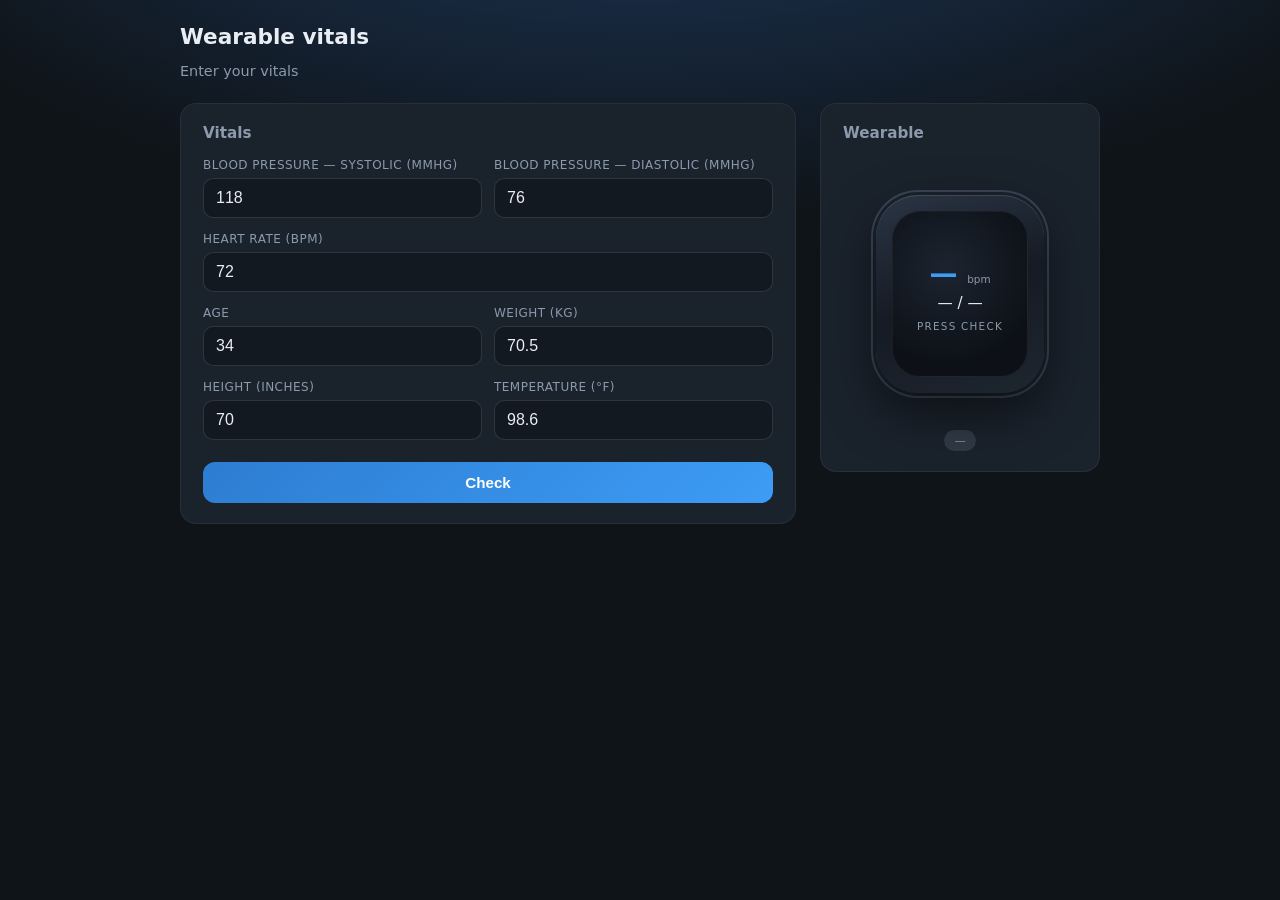
<file: wearable/index.html>
<!DOCTYPE html>
<html lang="en">
<head>
  <meta charset="UTF-8">
  <meta name="viewport" content="width=device-width, initial-scale=1.0">
  <title>Wearable vitals</title>
  <style>
    :root {
      --bg: #0f1419;
      --card: #1a222c;
      --text: #e8eef4;
      --muted: #8b9aad;
      --accent: #3d9cf5;
      --danger: #f55353;
      --warn: #f5a623;
      --ok: #3ecf8e;
    }
    * { box-sizing: border-box; }
    body {
      margin: 0;
      min-height: 100vh;
      font-family: system-ui, -apple-system, Segoe UI, Roboto, sans-serif;
      background: radial-gradient(ellipse 120% 80% at 50% -20%, #1e3a5f 0%, var(--bg) 55%);
      color: var(--text);
      padding: 24px 16px 48px;
    }
    .wrap { max-width: 920px; margin: 0 auto; }
    h1 { font-size: 1.35rem; font-weight: 600; margin: 0 0 8px; }
    .sub { color: var(--muted); font-size: 0.9rem; margin-bottom: 24px; }
    .grid {
      display: grid;
      grid-template-columns: 1fr 280px;
      gap: 24px;
      align-items: start;
    }
    @media (max-width: 720px) {
      .grid { grid-template-columns: 1fr; }
    }
    .card {
      background: var(--card);
      border-radius: 16px;
      padding: 20px 22px;
      border: 1px solid rgba(255,255,255,0.06);
    }
    .card h2 { font-size: 0.95rem; margin: 0 0 16px; color: var(--muted); font-weight: 600; }
    label { display: block; font-size: 0.75rem; color: var(--muted); margin-bottom: 6px; text-transform: uppercase; letter-spacing: 0.04em; }
    input, select {
      width: 100%;
      padding: 10px 12px;
      border-radius: 10px;
      border: 1px solid rgba(255,255,255,0.12);
      background: rgba(0,0,0,0.25);
      color: var(--text);
      font-size: 1rem;
      margin-bottom: 14px;
    }
    input:focus, select:focus { outline: 2px solid var(--accent); outline-offset: 2px; }
    .row2 { display: grid; grid-template-columns: 1fr 1fr; gap: 12px; }
    .btn {
      display: inline-flex;
      align-items: center;
      justify-content: center;
      gap: 8px;
      padding: 12px 20px;
      border-radius: 12px;
      border: none;
      font-weight: 600;
      font-size: 0.95rem;
      cursor: pointer;
      width: 100%;
      margin-top: 8px;
    }
    .btn-primary { background: linear-gradient(135deg, #2d7dd2, var(--accent)); color: #fff; }
    .btn-primary:disabled { opacity: 0.5; cursor: not-allowed; }
    .alert {
      display: none;
      margin-top: 16px;
      padding: 14px 16px;
      border-radius: 12px;
      font-size: 0.9rem;
      line-height: 1.45;
      border: 1px solid rgba(245,83,83,0.45);
      background: rgba(245,83,83,0.12);
      color: #ffb4b4;
    }
    .alert.show { display: block; }
    .alert.warn {
      border-color: rgba(245,166,35,0.5);
      background: rgba(245,166,35,0.12);
      color: #ffe4a8;
    }
    .alert.ok {
      border-color: rgba(62,207,142,0.45);
      background: rgba(62,207,142,0.1);
      color: #b8f5d4;
    }
    .alert.hint {
      display: block;
      border-color: rgba(255,255,255,0.12);
      background: rgba(0,0,0,0.2);
      color: var(--muted);
    }

    .watch-col { display: flex; flex-direction: column; align-items: center; gap: 16px; }
    .watch-wrap {
      position: relative;
      width: 200px;
      height: 240px;
      display: flex;
      align-items: center;
      justify-content: center;
    }
    .watch {
      width: 168px;
      height: 198px;
      border-radius: 42px;
      background: linear-gradient(160deg, #2a3544 0%, #151b24 50%, #1e2630 100%);
      box-shadow:
        inset 0 1px 0 rgba(255,255,255,0.12),
        0 20px 50px rgba(0,0,0,0.5),
        0 0 0 3px #1a222c,
        0 0 0 5px #3a4555;
      display: flex;
      flex-direction: column;
      align-items: center;
      justify-content: center;
      padding: 16px;
      transition: transform 0.15s ease;
    }
    .watch.vibrate {
      animation: vibrate 0.12s ease-in-out infinite;
    }
    @keyframes vibrate {
      0%, 100% { transform: translate(0, 0) rotate(0deg); }
      20% { transform: translate(-2px, 1px) rotate(-0.8deg); }
      40% { transform: translate(2px, -1px) rotate(0.8deg); }
      60% { transform: translate(-1px, -2px) rotate(-0.5deg); }
      80% { transform: translate(1px, 2px) rotate(0.5deg); }
    }
    .watch-face {
      width: 100%;
      flex: 1;
      border-radius: 28px;
      background: radial-gradient(circle at 40% 35%, #1c2430 0%, #0d1117 70%);
      border: 1px solid rgba(255,255,255,0.06);
      display: flex;
      flex-direction: column;
      align-items: center;
      justify-content: center;
      gap: 4px;
      font-variant-numeric: tabular-nums;
    }
    .watch-bpm { font-size: 1.75rem; font-weight: 700; color: var(--accent); }
    .watch-bpm span { font-size: 0.65rem; font-weight: 500; color: var(--muted); }
    .watch-bp { font-size: 0.95rem; color: var(--text); }
    .watch-status {
      font-size: 0.65rem;
      text-transform: uppercase;
      letter-spacing: 0.12em;
      color: var(--muted);
      margin-top: 4px;
    }
    .watch-status.ok { color: var(--ok); }
    .watch-status.alert { color: var(--danger); }
    .strap {
      position: absolute;
      width: 52px;
      height: 100px;
      background: linear-gradient(90deg, #252d38, #1a222c);
      border-radius: 8px;
      left: 50%;
      transform: translateX(-50%);
      z-index: -1;
    }
    .strap.top { top: 0; height: 32px; border-radius: 8px 8px 0 0; }
    .strap.bottom { bottom: 0; height: 32px; border-radius: 0 0 8px 8px; }
    .legend {
      display: none;
      font-size: 0.8rem;
      color: #ffc9c9;
      text-align: center;
      max-width: 240px;
      line-height: 1.45;
      margin: 0;
      padding: 10px 12px;
      border-radius: 10px;
      background: rgba(245,83,83,0.15);
      border: 1px solid rgba(245,83,83,0.35);
    }
    .legend.show { display: block; }
    .status-pill {
      font-size: 0.7rem;
      padding: 4px 10px;
      border-radius: 999px;
      background: rgba(139,154,173,0.2);
      color: var(--muted);
    }
    .status-pill.ok { background: rgba(62,207,142,0.2); color: var(--ok); }
    .status-pill.bad { background: rgba(245,83,83,0.2); color: #ff8a8a; }
  </style>
</head>
<body>
  <div class="wrap">
    <h1>Wearable vitals</h1>
    <p class="sub">Enter your vitals</p>

    <div class="grid">
      <div class="card">
        <h2>Vitals</h2>
        <div class="row2">
          <div>
            <label for="bp_sys">Blood pressure — systolic (mmHg)</label>
            <input type="number" id="bp_sys" min="50" max="250" value="118" inputmode="numeric">
          </div>
          <div>
            <label for="bp_dia">Blood pressure — diastolic (mmHg)</label>
            <input type="number" id="bp_dia" min="30" max="150" value="76" inputmode="numeric">
          </div>
        </div>
        <label for="hr">Heart rate (bpm)</label>
        <input type="number" id="hr" min="30" max="220" value="72" inputmode="numeric">
        <div class="row2">
          <div>
            <label for="age">Age</label>
            <input type="number" id="age" min="1" max="120" value="34" inputmode="numeric">
          </div>
          <div>
            <label for="weight">Weight (kg)</label>
            <input type="number" id="weight" min="1" max="300" step="0.1" value="70.5" inputmode="decimal">
          </div>
        </div>
        <div class="row2">
  	  <div>
    	    <label for="height">Height (inches)</label>
    	    <input type="number" id="height" min="1" max="108" value="70" inputmode="numeric">
  	  </div>
  	  <div>
    	   <label for="temperature">Temperature (°F)</label>
    	   <input type="number" id="temperature" min="90" max="110" step="0.1" value="98.6" inputmode="decimal">
  	  </div>
	</div>

        <button type="button" class="btn btn-primary" id="btn_check">Check</button>
        <div class="alert" id="msg_alert" role="status"></div>
      </div>

      <div class="card watch-col">
        <h2 style="align-self: stretch;">Wearable</h2>
        <div class="watch-wrap">
          <div class="strap top"></div>
          <div class="watch" id="watch" aria-live="polite">
            <div class="watch-face">
              <div class="watch-bpm" id="watch_hr">— <span>bpm</span></div>
              <div class="watch-bp" id="watch_bp">— / —</div>
              <div class="watch-status" id="watch_status">Press Check</div>
            </div>
          </div>
          <div class="strap bottom"></div>
        </div>
        <span class="status-pill" id="pill">—</span>
        <p class="legend" id="legend_alert" role="alert"></p>
      </div>
    </div>
  </div>

  <script>
    (function () {
      /** Fixed thresholds (Stage 2 hypertension–style cutoffs) */
      var BP_SYS_MAX = 140;
      var BP_DIA_MAX = 90;

      var el = function (id) { return document.getElementById(id); };
      var watch = el('watch');
      var msg = el('msg_alert');
      var legendAlert = el('legend_alert');
      var pill = el('pill');
      var watchHr = el('watch_hr');
      var watchBp = el('watch_bp');
      var watchStatus = el('watch_status');

      var vibrateTimer = null;
      var vibrateEndTimer = null;
      var VIBRATE_MS = 10000;

      function readVitals() {
        return {
          blood_pressure_systolic: Number(el('bp_sys').value) || 0,
          blood_pressure_diastolic: Number(el('bp_dia').value) || 0,
          heart_rate_bpm: Number(el('hr').value) || 0,
          age: Number(el('age').value) || 0,
          weight_kg: Number(el('weight').value) || 0,
	  height: Number(el('height').value) || 0,
	  temperature: Number(el('temperature').value) || 0,
        };
      }

      function stopVibrate() {
        if (vibrateTimer) {
          clearInterval(vibrateTimer);
          vibrateTimer = null;
        }
        if (vibrateEndTimer) {
          clearTimeout(vibrateEndTimer);
          vibrateEndTimer = null;
        }
        if (navigator.vibrate) navigator.vibrate(0);
      }

      function stopVibrateAndShake() {
        stopVibrate();
        watch.classList.remove('vibrate');
      }

      function evaluate() {
        var v = readVitals();
        var sysEmpty = el('bp_sys').value.trim() === '';
        var diaEmpty = el('bp_dia').value.trim() === '';
        if (sysEmpty || diaEmpty) {
          stopVibrateAndShake();
          watchStatus.classList.remove('ok', 'alert');
          watchStatus.textContent = 'Need BP values';
          pill.textContent = '—';
          pill.classList.remove('ok', 'bad');
          msg.classList.remove('ok');
          msg.classList.add('show', 'warn');
          msg.textContent = 'Enter both systolic and diastolic blood pressure to compare with standard thresholds.';
          legendAlert.classList.remove('show');
          legendAlert.textContent = '';
          var hrStr0 = el('hr').value.trim();
          watchHr.innerHTML = (hrStr0 === '' ? '—' : String(Number(hrStr0))) + ' <span>bpm</span>';
          watchBp.textContent = (sysEmpty ? '—' : String(v.blood_pressure_systolic)) + ' / ' + (diaEmpty ? '—' : String(v.blood_pressure_diastolic));
          return;
        }

        var issues = [];

        if (v.blood_pressure_systolic >= BP_SYS_MAX) {
          issues.push('Systolic BP is at or above the standard threshold (≥ ' + BP_SYS_MAX + ' mmHg).');
        }
        if (v.blood_pressure_diastolic >= BP_DIA_MAX) {
          issues.push('Diastolic BP is at or above the standard threshold (≥ ' + BP_DIA_MAX + ' mmHg).');
        }

        var hrStr = el('hr').value.trim();
        watchHr.innerHTML = (hrStr === '' ? '—' : String(Number(hrStr))) + ' <span>bpm</span>';
        watchBp.textContent =
          (el('bp_sys').value.trim() === '' ? '—' : String(v.blood_pressure_systolic)) +
          ' / ' +
          (el('bp_dia').value.trim() === '' ? '—' : String(v.blood_pressure_diastolic));

        var bad = issues.length > 0;
        watch.classList.toggle('vibrate', bad);

        watchStatus.classList.remove('ok', 'alert');
        if (bad) {
          watchStatus.textContent = 'BP elevated';
          watchStatus.classList.add('alert');
        } else {
          watchStatus.textContent = 'BP within range';
          watchStatus.classList.add('ok');
        }

        pill.textContent = bad ? 'Alert' : 'OK';
        pill.classList.toggle('ok', !bad);
        pill.classList.toggle('bad', bad);

        msg.classList.remove('show', 'warn', 'ok');
        if (bad) {
          stopVibrate();
          msg.classList.add('show');
          msg.textContent = issues.join(' ');
          legendAlert.textContent =
            'Your BP looks high. Sit, breathe, and recheck in a few minutes. Get help if it stays up or you feel unwell.';
          legendAlert.classList.add('show');
          if (navigator.vibrate) {
            navigator.vibrate([80, 40, 80, 40, 120]);
            vibrateTimer = setInterval(function () {
              navigator.vibrate(60);
            }, 800);
          }
          vibrateEndTimer = setTimeout(function () {
            vibrateEndTimer = null;
            stopVibrateAndShake();
          }, VIBRATE_MS);
        } else {
          msg.classList.add('show', 'ok');
          msg.textContent = 'Blood pressure is below the Stage 2 thresholds (< ' + BP_SYS_MAX + '/' + BP_DIA_MAX + ' mmHg). Not medical advice.';
          legendAlert.classList.remove('show');
          legendAlert.textContent = '';
          stopVibrateAndShake();
        }
      }

      el('btn_check').addEventListener('click', async function () {
        evaluate();

        var rawData = readVitals();

	var body = {
    	          age: rawData.age,
    	    height: rawData.height,
    	    weight: Math.round(rawData.weight_kg * 2.20462),
    	    heart_rate: rawData.heart_rate_bpm,
    	    systolic: rawData.blood_pressure_systolic,
   	    diastolic: rawData.blood_pressure_diastolic,
    	    temperature: rawData.temperature
  	};

        try {

	  var url = "https://x0lnwxh9ll.execute-api.us-east-2.amazonaws.com/wearables";
          var res = await fetch(url,  {
            method: 'POST',
            headers: { 'Content-Type': 'application/json' },
            body: JSON.stringify(body),
          });
          var text = await res.text();
          msg.classList.remove('ok', 'warn');
          msg.classList.add('show', res.ok ? 'ok' : 'warn');
          msg.textContent = res.status + ' — ' + (text || res.statusText);
        } catch (e) {
          msg.classList.remove('ok');
          msg.classList.add('show', 'warn');
          msg.textContent = 'Request failed: ' + (e && e.message ? e.message : String(e)) + ' (CORS or network.)';
        }
      });
    })();
  </script>
</body>
</html>
</file>
